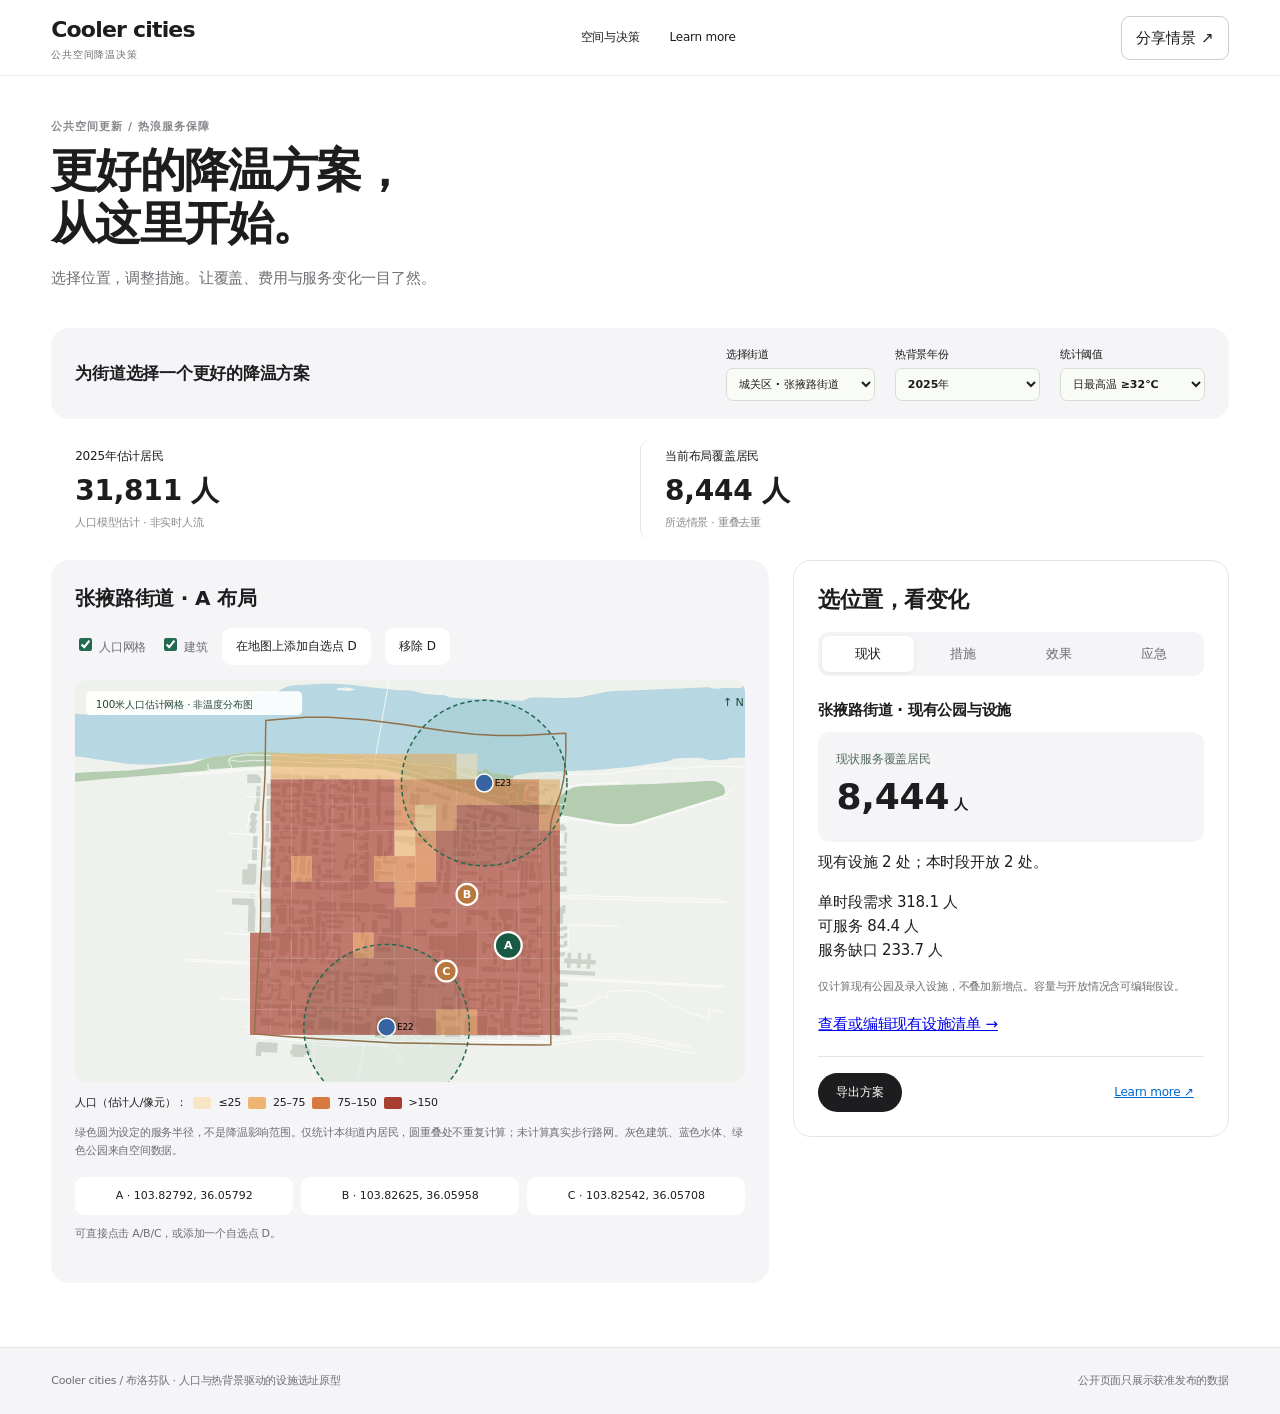
<file: index.html>
<!doctype html>
<html lang="zh-CN"><head><meta charset="utf-8"><meta name="viewport" content="width=device-width,initial-scale=1"><meta name="description" content="公共空间多措施降温、费用与避暑服务情景比较"><title>Cooler cities · 公共空间降温决策</title><link rel="stylesheet" href="style.css?v=20261020-pages"><link rel="icon" href="data:image/svg+xml,%3Csvg xmlns='http://www.w3.org/2000/svg' viewBox='0 0 40 40'%3E%3Crect width='40' height='40' rx='12' fill='%231b7057'/%3E%3Cpath d='M28 12a12 12 0 1 0 0 16' fill='none' stroke='white' stroke-width='4'/%3E%3C/svg%3E"></head>
<body><header><a class="brand" href="#">Cooler cities<span>公共空间降温决策</span></a><nav><a href="#decision">空间与决策</a><a href="details.html">Learn more</a></nav><button id="share">分享情景 ↗</button></header>
<main><section class="intro"><div><p class="eyebrow">公共空间更新 / 热浪服务保障</p><h1>更好的降温方案，<br>从这里开始。</h1><p>选择位置，调整措施。让覆盖、费用与服务变化一目了然。</p></div><div class="intro-note"><b>50 个街道</b><span>100米人口估计 · 26年温度序列</span><span>单点 / 双点 / 自选点 · 故障压力测试</span></div></section>
<div id="status" class="status" role="status"></div><section class="report-meta" id="reportMeta"></section>
<section id="workspace" class="workspace"><aside class="panel control"><p class="eyebrow">01 / 选择措施</p><h2>方案与条件</h2><div id="scenarioButtons" class="scenario-list"></div><label>比较时刻<select id="hour"></select></label><label>建设预算 <span>万元</span><input id="budget" type="number" min="0" max="10000" step="1" value="20"></label><label>价格调整系数 <span>倍</span><input id="priceFactor" type="number" min="0.1" max="10" step="0.1" value="1"></label><label>评价期 <span>年</span><input id="years" type="number" min="1" max="50" value="5"></label><label>实际折现率 <span>% / 年</span><input id="discount" type="number" min="0" max="20" step="0.5" value="3"></label><p class="hint">费用按不变价格估算，不计残值。效果只读取已导入的模型结果，价格变化不改变热环境。</p><button id="reset">重置条件</button></aside>
<div class="maincol"><div class="kpis"><article><span>相对现状的 Tmrt 降幅</span><strong id="cooling">—</strong><small>平均辐射温度，不是气温</small></article><article><span>建设投资</span><strong id="capex">—</strong><small id="budgetState"></small></article><article><span>响应但未获服务</span><strong id="gap">—</strong><small id="serviceState"></small></article></div>
<section class="panel"><div class="paneltitle"><div><p class="eyebrow">02 / 比较效果</p><h2 id="siteTitle">公共空间示意</h2></div><span class="tag" id="mapLabel">示意布局</span></div><svg id="map" viewBox="0 0 760 350" role="img" aria-label="公共空间示意布局，不代表兰州真实地图"></svg><p class="hint">布局仅用于说明措施与节点关系；导入统计数据不会自动把示意图变成真实地理地图。</p><div class="compare-wrap"><table><thead><tr><th>方案</th><th>当前 Tmrt</th><th>相对现状降幅</th><th>建设投资</th><th>评价期费用</th></tr></thead><tbody id="comparison"></tbody></table></div><svg id="thermalChart" viewBox="0 0 760 180" role="img" aria-label="模型结果逐时对比"></svg></section>
<section class="panel"><p class="eyebrow">03 / 核算费用</p><h2>工程量与费用</h2><div class="compare-wrap"><table><thead><tr><th>措施</th><th>数量</th><th>单价</th><th>建设费</th><th>年运行维护</th></tr></thead><tbody id="costRows"></tbody></table></div><p id="costSummary"></p><p class="hint">评价期费用包括建设、逐年运行维护及期内更换折现，不包含期末残值。价格系数同时作用于各项费用。</p></section></div>
<aside class="panel emergency"><p class="eyebrow">04 / 设置故障</p><h2>避暑服务推演</h2><label class="check"><input id="outage" type="checkbox" checked> 主要服务点 A 停用</label><div class="pair"><label>停用时刻<input id="outageStart" type="number" min="0" max="22" value="13"></label><label>恢复时刻<input id="restore" type="number" min="1" max="23" value="17"></label></div><label class="check"><input id="temporary" type="checkbox"> 开放临时服务点 C</label><label>临时点开放时刻<input id="tempStart" type="number" min="0" max="23" value="15"></label><label>人员响应比例 <output id="responseLabel">100%</output><input id="response" type="range" min="0" max="100" step="5" value="100"></label><div id="facilities"></div><div class="breakdown" id="breakdown"></div><p class="hint">按当前时段独立分配，假设需求均可达开放节点；未计算真实路网、动态排队及跨时段停留。</p><h3>当天服务缺口</h3><svg id="serviceChart" viewBox="0 0 300 160" role="img" aria-label="响应未获服务人数随时刻变化"></svg><p class="hint">降低响应比例不会消除潜在需求，未响应人数始终单列。</p></aside></section>
<section class="panel export"><div><p class="eyebrow">05 / 导出共享</p><h2>把同一套条件带进讨论</h2><p>报告保留数据来源、价格假设和故障设置。分享链接保存设置，导入的数据需另行共享或发布。</p></div><div class="actions"><button id="exportJson">导出完整情景 JSON</button><button id="exportCsv">导出方案比较 CSV</button><button id="print">打印比较报告</button></div></section>
<section id="guide" class="panel guide"><p class="eyebrow">实施流程</p><h2>先做一个可核查的案例</h2><ol><li><b>确定边界</b><span>选择一处广场、街段或校园公共空间，提供名称、地图范围和现场照片。</span></li><li><b>整理基础数据</b><span>建筑高度、树冠、铺装、逐时气象、候选设施与容量；每项注明来源。</span></li><li><b>计算五组方案</b><span>现状、增绿、遮阳、材料、增绿＋遮阳。使用同一气象和统计范围。</span></li><li><b>填入费用与设施</b><span>措施数量、单价、运行维护和寿命；服务点容量和运行时段。</span></li><li><b>接入并核查</b><span>导入数据包，核对原始结果、费用手算、故障前后容量与未服务人数。</span></li><li><b>GitHub 发布</b><span>版本化保存代码和可公开数据，GitHub Pages提供网址，其他人直接打开。</span></li></ol><p>GPT可以处理表格、转换结果、编写界面和报告；真实现场信息与物理模型结果需要有来源。网页不会调用GPT生成降温量。</p></section>
<section id="data" class="panel"><p class="eyebrow">数据接入</p><h2>从流程示例切换到研究数据</h2><p>下载格式示例后填写完整JSON数据包，保留来源、模型和验证状态。支持导入完整情景恢复设置。数据只在当前浏览器中处理，导入不会自动上传GitHub。</p><div class="actions"><button id="downloadTemplate">下载 JSON 格式示例</button><a class="button" href="model-results.csv" download>模型结果 CSV 模板</a><a class="button" href="collection.csv" download>采集清单 CSV</a><label class="button filelabel">导入数据或情景<input id="import" type="file" accept=".json,application/json"></label><button id="demo">恢复流程示例</button></div><details><summary>方法和数据说明</summary><div id="provenance"></div><p>首版为多措施结果比较与规则推演工具。尚未实现真实风场、蒸散、动态排队、自动校准或实时数字孪生。数据的“模型结果”状态表示导入来源，不等于已经独立验证。</p><p><a href="https://umep-docs.readthedocs.io/en/latest/OtherManuals/SOLWEIG.html" target="_blank" rel="noopener">SOLWEIG模型说明</a> · <a href="https://docs.github.com/en/pages/getting-started-with-github-pages/creating-a-github-pages-site" target="_blank" rel="noopener">GitHub Pages发布说明</a></p></details></section>
</main><footer>Cooler cities / 布洛芬队 · 人口与热背景驱动的设施选址原型<span>公开页面只展示获准发布的数据</span></footer><div id="message" role="alert" hidden></div><script src="model.js"></script><script src="data.js"></script><script src="app.js"></script><script src="geo-data.js"></script><script src="siting-data.js"></script><script src="siting-model.js"></script><script src="existing-resources.js"></script><script src="siting.js?v=20261020-pages"></script></body></html>
</file>
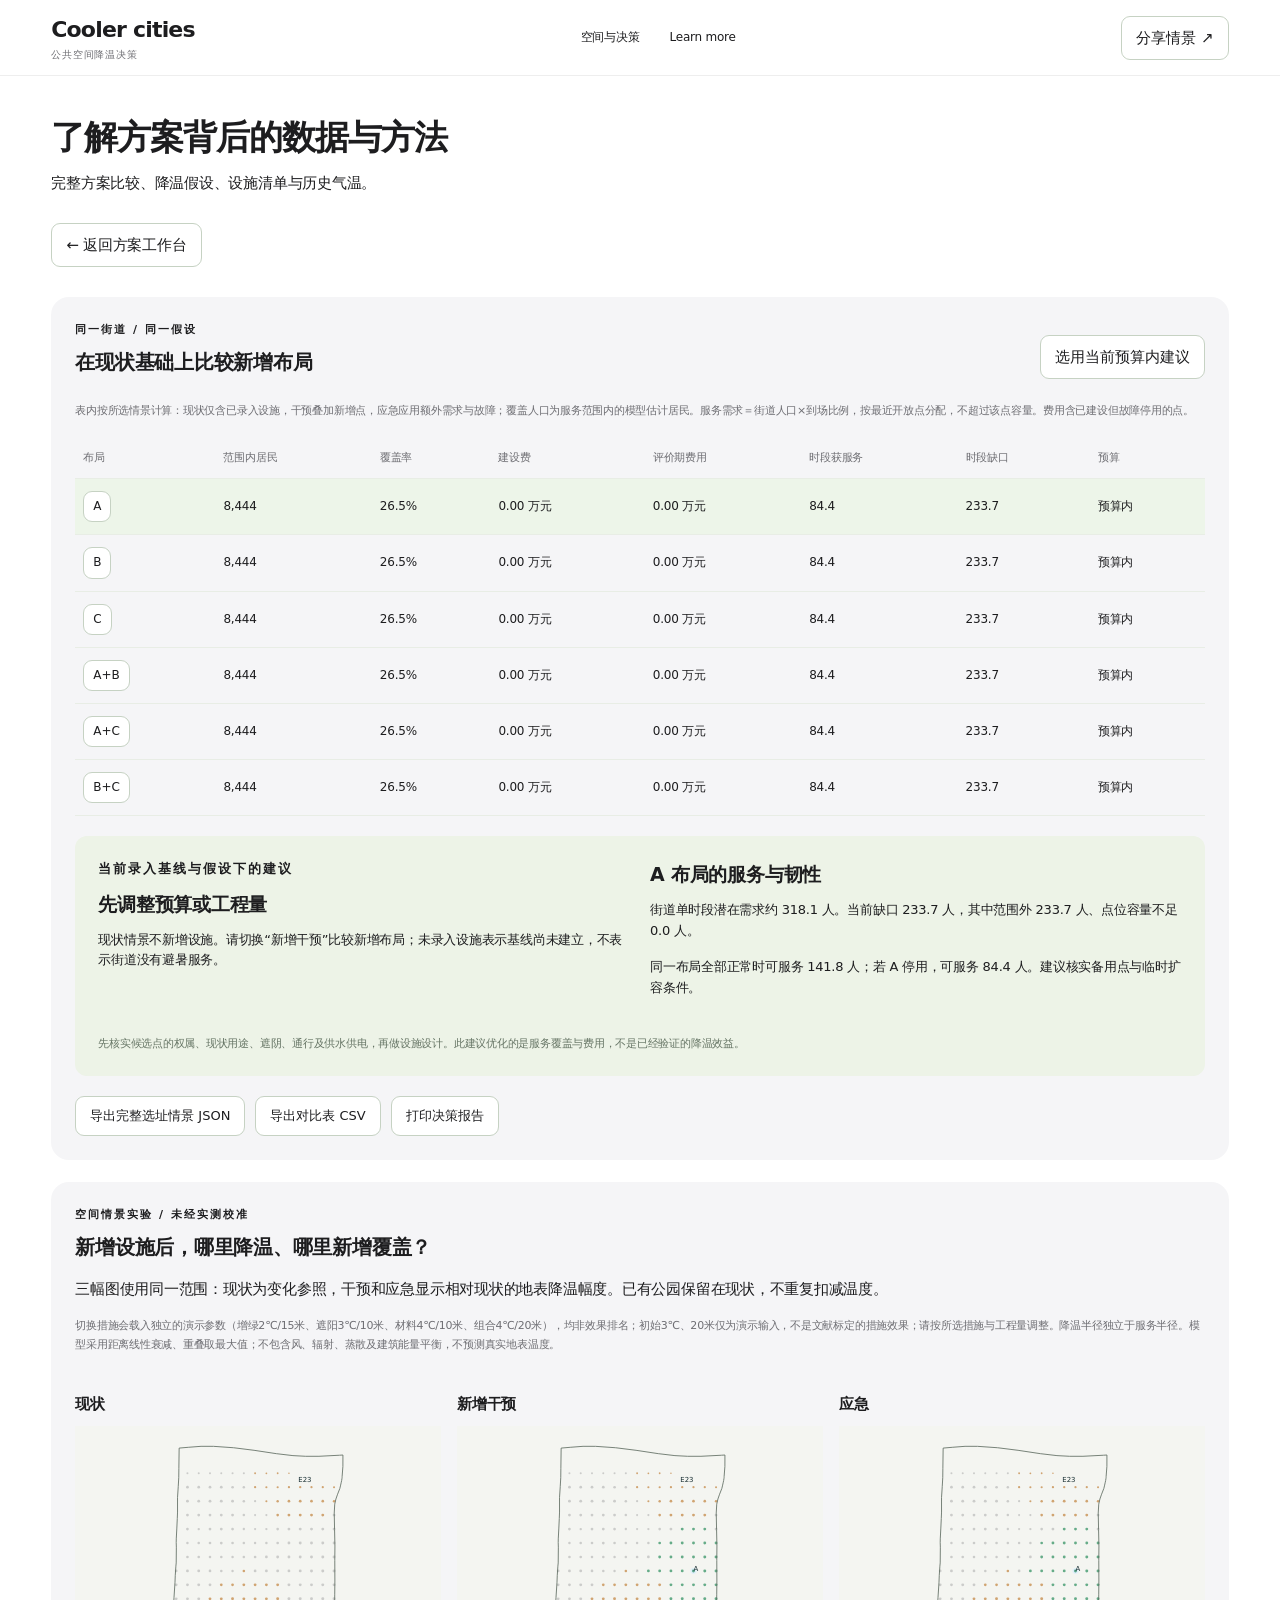
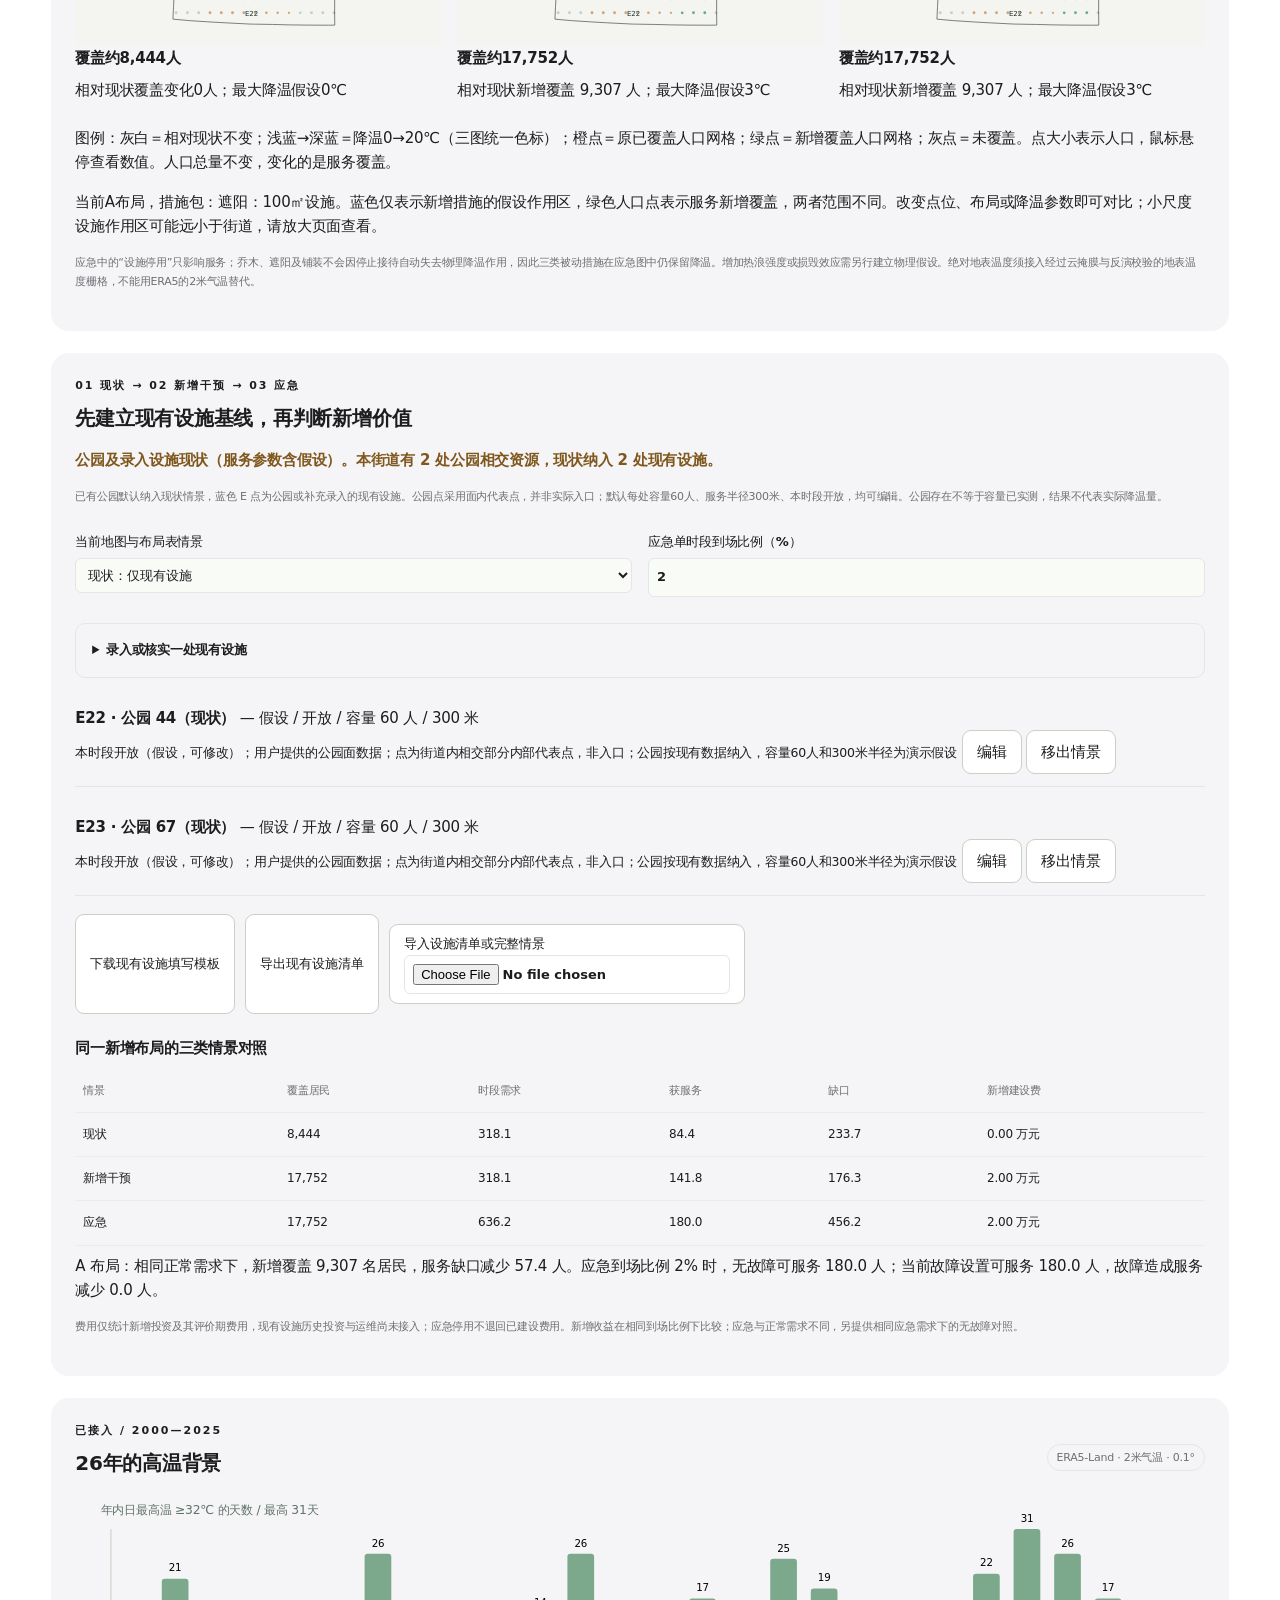
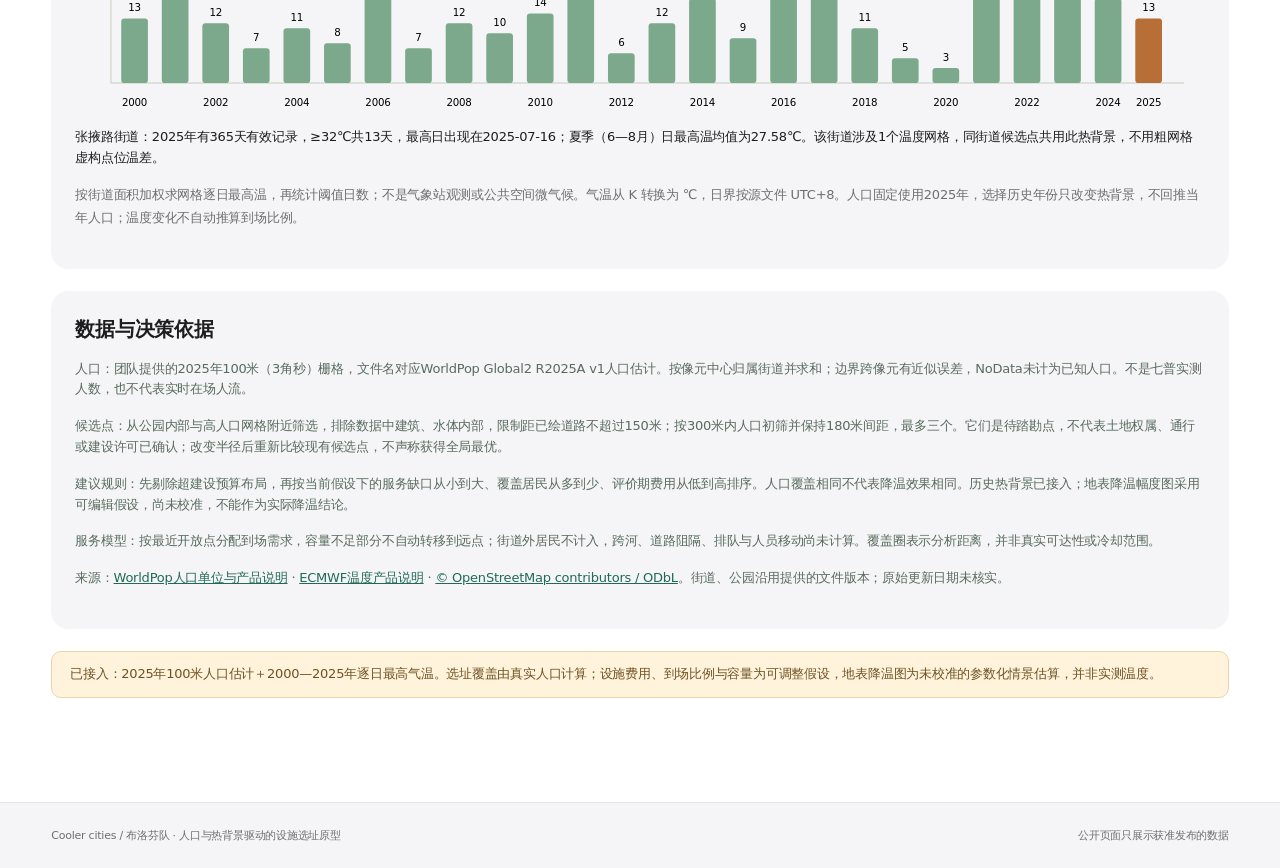
<file: details.html>
<!doctype html>
<html lang="zh-CN"><head><meta charset="utf-8"><meta name="viewport" content="width=device-width,initial-scale=1"><meta name="description" content="公共空间多措施降温、费用与避暑服务情景比较"><title>Learn more · Cooler cities</title><link rel="stylesheet" href="style.css?v=20261020-pages"><link rel="icon" href="data:image/svg+xml,%3Csvg xmlns='http://www.w3.org/2000/svg' viewBox='0 0 40 40'%3E%3Crect width='40' height='40' rx='12' fill='%231b7057'/%3E%3Cpath d='M28 12a12 12 0 1 0 0 16' fill='none' stroke='white' stroke-width='4'/%3E%3C/svg%3E"></head>
<body><header><a class="brand" href="#">Cooler cities<span>公共空间降温决策</span></a><nav><a href="#decision">空间与决策</a><a href="details.html">Learn more</a></nav><button id="share">分享情景 ↗</button></header>
<main><section class="intro"><div><p class="eyebrow">公共空间更新 / 热浪服务保障</p><h1>更好的降温方案，<br>从这里开始。</h1><p>选择位置，调整措施。让覆盖、费用与服务变化一目了然。</p></div><div class="intro-note"><b>50 个街道</b><span>100米人口估计 · 26年温度序列</span><span>单点 / 双点 / 自选点 · 故障压力测试</span></div></section>
<div id="status" class="status" role="status"></div><section class="report-meta" id="reportMeta"></section>
<section id="workspace" class="workspace"><aside class="panel control"><p class="eyebrow">01 / 选择措施</p><h2>方案与条件</h2><div id="scenarioButtons" class="scenario-list"></div><label>比较时刻<select id="hour"></select></label><label>建设预算 <span>万元</span><input id="budget" type="number" min="0" max="10000" step="1" value="20"></label><label>价格调整系数 <span>倍</span><input id="priceFactor" type="number" min="0.1" max="10" step="0.1" value="1"></label><label>评价期 <span>年</span><input id="years" type="number" min="1" max="50" value="5"></label><label>实际折现率 <span>% / 年</span><input id="discount" type="number" min="0" max="20" step="0.5" value="3"></label><p class="hint">费用按不变价格估算，不计残值。效果只读取已导入的模型结果，价格变化不改变热环境。</p><button id="reset">重置条件</button></aside>
<div class="maincol"><div class="kpis"><article><span>相对现状的 Tmrt 降幅</span><strong id="cooling">—</strong><small>平均辐射温度，不是气温</small></article><article><span>建设投资</span><strong id="capex">—</strong><small id="budgetState"></small></article><article><span>响应但未获服务</span><strong id="gap">—</strong><small id="serviceState"></small></article></div>
<section class="panel"><div class="paneltitle"><div><p class="eyebrow">02 / 比较效果</p><h2 id="siteTitle">公共空间示意</h2></div><span class="tag" id="mapLabel">示意布局</span></div><svg id="map" viewBox="0 0 760 350" role="img" aria-label="公共空间示意布局，不代表兰州真实地图"></svg><p class="hint">布局仅用于说明措施与节点关系；导入统计数据不会自动把示意图变成真实地理地图。</p><div class="compare-wrap"><table><thead><tr><th>方案</th><th>当前 Tmrt</th><th>相对现状降幅</th><th>建设投资</th><th>评价期费用</th></tr></thead><tbody id="comparison"></tbody></table></div><svg id="thermalChart" viewBox="0 0 760 180" role="img" aria-label="模型结果逐时对比"></svg></section>
<section class="panel"><p class="eyebrow">03 / 核算费用</p><h2>工程量与费用</h2><div class="compare-wrap"><table><thead><tr><th>措施</th><th>数量</th><th>单价</th><th>建设费</th><th>年运行维护</th></tr></thead><tbody id="costRows"></tbody></table></div><p id="costSummary"></p><p class="hint">评价期费用包括建设、逐年运行维护及期内更换折现，不包含期末残值。价格系数同时作用于各项费用。</p></section></div>
<aside class="panel emergency"><p class="eyebrow">04 / 设置故障</p><h2>避暑服务推演</h2><label class="check"><input id="outage" type="checkbox" checked> 主要服务点 A 停用</label><div class="pair"><label>停用时刻<input id="outageStart" type="number" min="0" max="22" value="13"></label><label>恢复时刻<input id="restore" type="number" min="1" max="23" value="17"></label></div><label class="check"><input id="temporary" type="checkbox"> 开放临时服务点 C</label><label>临时点开放时刻<input id="tempStart" type="number" min="0" max="23" value="15"></label><label>人员响应比例 <output id="responseLabel">100%</output><input id="response" type="range" min="0" max="100" step="5" value="100"></label><div id="facilities"></div><div class="breakdown" id="breakdown"></div><p class="hint">按当前时段独立分配，假设需求均可达开放节点；未计算真实路网、动态排队及跨时段停留。</p><h3>当天服务缺口</h3><svg id="serviceChart" viewBox="0 0 300 160" role="img" aria-label="响应未获服务人数随时刻变化"></svg><p class="hint">降低响应比例不会消除潜在需求，未响应人数始终单列。</p></aside></section>
<section class="panel export"><div><p class="eyebrow">05 / 导出共享</p><h2>把同一套条件带进讨论</h2><p>报告保留数据来源、价格假设和故障设置。分享链接保存设置，导入的数据需另行共享或发布。</p></div><div class="actions"><button id="exportJson">导出完整情景 JSON</button><button id="exportCsv">导出方案比较 CSV</button><button id="print">打印比较报告</button></div></section>
<section id="guide" class="panel guide"><p class="eyebrow">实施流程</p><h2>先做一个可核查的案例</h2><ol><li><b>确定边界</b><span>选择一处广场、街段或校园公共空间，提供名称、地图范围和现场照片。</span></li><li><b>整理基础数据</b><span>建筑高度、树冠、铺装、逐时气象、候选设施与容量；每项注明来源。</span></li><li><b>计算五组方案</b><span>现状、增绿、遮阳、材料、增绿＋遮阳。使用同一气象和统计范围。</span></li><li><b>填入费用与设施</b><span>措施数量、单价、运行维护和寿命；服务点容量和运行时段。</span></li><li><b>接入并核查</b><span>导入数据包，核对原始结果、费用手算、故障前后容量与未服务人数。</span></li><li><b>GitHub 发布</b><span>版本化保存代码和可公开数据，GitHub Pages提供网址，其他人直接打开。</span></li></ol><p>GPT可以处理表格、转换结果、编写界面和报告；真实现场信息与物理模型结果需要有来源。网页不会调用GPT生成降温量。</p></section>
<section id="data" class="panel"><p class="eyebrow">数据接入</p><h2>从流程示例切换到研究数据</h2><p>下载格式示例后填写完整JSON数据包，保留来源、模型和验证状态。支持导入完整情景恢复设置。数据只在当前浏览器中处理，导入不会自动上传GitHub。</p><div class="actions"><button id="downloadTemplate">下载 JSON 格式示例</button><a class="button" href="model-results.csv" download>模型结果 CSV 模板</a><a class="button" href="collection.csv" download>采集清单 CSV</a><label class="button filelabel">导入数据或情景<input id="import" type="file" accept=".json,application/json"></label><button id="demo">恢复流程示例</button></div><details><summary>方法和数据说明</summary><div id="provenance"></div><p>首版为多措施结果比较与规则推演工具。尚未实现真实风场、蒸散、动态排队、自动校准或实时数字孪生。数据的“模型结果”状态表示导入来源，不等于已经独立验证。</p><p><a href="https://umep-docs.readthedocs.io/en/latest/OtherManuals/SOLWEIG.html" target="_blank" rel="noopener">SOLWEIG模型说明</a> · <a href="https://docs.github.com/en/pages/getting-started-with-github-pages/creating-a-github-pages-site" target="_blank" rel="noopener">GitHub Pages发布说明</a></p></details></section>
</main><footer>Cooler cities / 布洛芬队 · 人口与热背景驱动的设施选址原型<span>公开页面只展示获准发布的数据</span></footer><div id="message" role="alert" hidden></div><script src="model.js"></script><script src="data.js"></script><script src="app.js"></script><script src="geo-data.js"></script><script src="siting-data.js"></script><script src="siting-model.js"></script><script src="existing-resources.js"></script><script src="siting.js?v=20261020-pages"></script></body></html>
</file>
<file: style.css>
:root{--bg:#f3f5ef;--ink:#22372d;--muted:#66746a;--green:#206b52;--line:#dce3d9;--soft:#e9f0e5;--amber:#80581e}*{box-sizing:border-box}html{scroll-behavior:smooth;scroll-padding-top:90px}body{margin:0;background:var(--bg);color:var(--ink);font:15px/1.6 system-ui,-apple-system,'Segoe UI','Microsoft YaHei',sans-serif}button,input,select{font:inherit}button,.button{display:inline-block;border:1px solid #c6d2c3;background:white;color:var(--ink);border-radius:9px;padding:9px 14px;cursor:pointer;text-decoration:none}button:hover,.button:hover{background:var(--soft);border-color:var(--green)}button:focus-visible,a:focus-visible,input:focus-visible,select:focus-visible{outline:3px solid #88b7e0;outline-offset:3px}header{position:sticky;top:0;z-index:10;display:flex;align-items:center;justify-content:space-between;gap:20px;padding:16px 4%;background:#f8faf6f5;border-bottom:1px solid var(--line);backdrop-filter:blur(12px)}.brand{font-size:24px;font-weight:750;text-decoration:none;color:var(--green);letter-spacing:-1px}.brand span{display:block;font-size:11px;font-weight:500;letter-spacing:2px;color:var(--muted)}nav{display:flex;gap:30px}nav a{color:var(--ink);text-decoration:none;font-size:14px}main{max-width:1560px;margin:auto;padding:0 4% 50px}.intro{display:flex;justify-content:space-between;align-items:center;padding:42px 0 28px;gap:25px}.eyebrow{font-size:11px;letter-spacing:2px;text-transform:uppercase;color:var(--green);font-weight:700;margin:0 0 9px}h1{font-size:clamp(30px,3.5vw,48px);line-height:1.27;letter-spacing:-1px;margin:0 0 16px}h2{font-size:20px;line-height:1.4;margin:0 0 16px}h3{font-size:15px;margin:22px 0 10px}p{margin:8px 0 16px}.intro p:last-child{color:var(--muted);max-width:600px}.intro-note{display:flex;flex-direction:column;gap:9px;border-left:2px solid #adc6aa;padding:10px 28px}.intro-note b{font-size:25px}.intro-note span{font-size:13px;color:var(--muted)}.status{background:#fff4db;border:1px solid #e6d5ac;color:#705123;padding:12px 18px;border-radius:10px;margin-bottom:22px;font-size:13px}.workspace{display:grid;grid-template-columns:230px minmax(0,1fr) 270px;gap:18px;align-items:start}.panel{background:#fff;border:1px solid var(--line);border-radius:15px;padding:22px;box-shadow:0 3px 10px #25392003}.maincol{min-width:0;display:grid;gap:18px}.paneltitle{display:flex;justify-content:space-between;align-items:center;gap:12px}.tag{font-size:11px;color:var(--muted);padding:4px 9px;border:1px solid var(--line);border-radius:20px;white-space:nowrap}.scenario-list{display:grid;gap:8px;margin-bottom:22px}.scenario-list button{text-align:left;font-size:13px}.scenario-list button.active{background:var(--green);border-color:var(--green);color:white}.scenario-list button small{display:block;opacity:.8;font-size:11px}label{display:block;font-size:13px;margin:17px 0 8px;font-weight:550}label span,output{float:right;color:var(--muted);font-weight:400}input[type=number],select{display:block;width:100%;border:1px solid #d6ded3;border-radius:7px;padding:8px;margin-top:5px;background:#f9fbf7;color:var(--ink)}input[type=range]{width:100%;accent-color:var(--green)}.check{display:flex;align-items:center;gap:8px}.check input{accent-color:var(--green)}.pair{display:grid;grid-template-columns:1fr 1fr;gap:10px}.kpis{display:grid;grid-template-columns:repeat(3,1fr);gap:10px}.kpis article{background:#e5ede0;border-radius:12px;padding:18px 15px}.kpis article:first-child{background:#206b52;color:white}.kpis span,.kpis small{display:block;font-size:11px}.kpis strong{display:block;font-size:29px;line-height:1.8;font-weight:650}.kpis small{opacity:.8}.hint{font-size:11px;color:var(--muted);line-height:1.7;margin-top:10px}.compare-wrap{overflow-x:auto}table{border-collapse:collapse;width:100%;font-size:12px;white-space:nowrap}th,td{padding:12px 8px;text-align:left;border-bottom:1px solid #e8ede5}th{font-size:11px;color:var(--muted);font-weight:500}tr.selected{background:#edf5e9}svg{display:block;width:100%;font-family:inherit}#map{background:#f1f5ee;border-radius:10px}#thermalChart{margin-top:15px}.facility{border-bottom:1px solid var(--line);padding:13px 0;font-size:12px;display:flex;justify-content:space-between;gap:8px}.facility b{font-weight:550}.facility span{color:var(--green)}.breakdown{background:#f4f6f0;border-radius:10px;padding:13px;margin-top:16px;font-size:12px}.breakdown div{display:flex;justify-content:space-between;padding:4px 0}.export{display:flex;justify-content:space-between;align-items:center;margin:24px 0;gap:25px}.export p{font-size:13px;color:var(--muted);max-width:700px}.actions{display:flex;flex-wrap:wrap;gap:10px}.actions button,.actions a{font-size:13px}.guide{margin:24px 0}.guide ol{padding:0;list-style:none;counter-reset:steps;display:grid;grid-template-columns:repeat(3,1fr);gap:22px}.guide li{counter-increment:steps;padding:0 0 10px 34px;position:relative}.guide li:before{content:counter(steps,decimal-leading-zero);position:absolute;left:0;color:var(--green);font-size:12px;font-weight:bold}.guide li b{display:block;font-size:14px}.guide li span{display:block;color:var(--muted);font-size:13px;margin-top:5px}.guide>p{font-size:13px}.filelabel{margin:0;font-weight:400;font-size:13px;cursor:pointer}.filelabel input{position:absolute;width:1px;height:1px;opacity:0}.filelabel:focus-within{outline:3px solid #88b7e0}details{margin-top:22px;font-size:13px;color:var(--muted)}summary{cursor:pointer;color:var(--ink);font-weight:600}details a{color:var(--green)}footer{padding:24px 4%;border-top:1px solid var(--line);font-size:12px;color:var(--muted);display:flex;justify-content:space-between;gap:20px}#message{position:fixed;bottom:25px;left:50%;transform:translateX(-50%);background:#23392f;color:white;padding:14px 22px;border-radius:10px;z-index:50;max-width:90vw;box-shadow:0 6px 30px #0002}.report-meta{display:none}@media(max-width:1200px){.workspace{grid-template-columns:205px minmax(0,1fr)}.emergency{grid-column:1/-1}.emergency #serviceChart{max-width:600px}.export{display:block}.export .actions{margin-top:15px}}@media(max-width:720px){header{padding:12px 5%;flex-wrap:wrap}nav{order:3;width:100%;justify-content:space-between;gap:10px}.brand{font-size:22px}header button{font-size:12px}.intro{padding-top:28px;display:block}.intro-note{margin-top:20px;padding:7px 15px}.intro-note b{font-size:19px}.workspace{display:block}.control,.maincol,.emergency{margin-bottom:16px}.panel{padding:17px}.scenario-list{grid-template-columns:1fr 1fr}.kpis{gap:6px}.kpis article{padding:13px 8px}.kpis strong{font-size:21px}.kpis span,.kpis small{font-size:10px}.guide ol{grid-template-columns:1fr}.export{margin-top:0}footer{display:block}footer span{display:block;margin-top:8px}}@media print{body{background:white;font-size:11px}header{position:static}nav,#share,.control,.actions,#guide,#data,footer,#message{display:none!important}main{padding:0}.intro{padding:12px 0}.intro h1{font-size:24px}.intro-note{display:none}.workspace{display:block}.panel{break-inside:avoid;box-shadow:none;margin:12px 0;padding:14px}.maincol{display:block}.kpis{margin:14px 0}.emergency{break-before:page}.emergency input,.emergency select{border:0}.export{display:block}.report-meta{display:block}#map{max-height:230px}#thermalChart{max-height:140px}#serviceChart{max-height:140px}.status{font-size:11px}table{font-size:10px}}

.decision{margin-bottom:24px;scroll-margin-top:110px}.decision-grid{display:grid;grid-template-columns:minmax(0,2fr) minmax(260px,1fr);gap:24px}.geo-tools{display:flex;gap:14px;align-items:center}.geo-tools label{flex:1;margin:0 0 12px}.geo-tools button{white-space:nowrap}#geoMap{border-radius:12px;overflow:hidden;border:1px solid #dce3d8}#geoMap [data-street]{cursor:pointer}#geoMap [data-street]:hover{stroke:#c57820;stroke-width:3}.geo-legend{display:flex;gap:16px;font-size:12px;margin-top:12px;flex-wrap:wrap}.geo-switches{display:flex;gap:20px}.geo-switches label{margin:10px 0;font-size:12px}.decision-card{background:#f3f7ef;padding:22px;border-radius:12px}.decision-card h3{margin:0 0 16px;font-size:22px}.decision-card p{font-size:13px}.decision-card button{width:100%;margin-top:12px}.decision-card button:first-of-type{background:#206b52;color:white}.decision-card button:disabled{background:#bfc7bb;cursor:not-allowed}#recommendation{border-top:1px solid #d9e3d2;padding-top:20px;margin-top:18px}#recommendation h2{font-size:26px;margin:12px 0}.decision-bottom{display:grid;grid-template-columns:1.5fr 1fr;gap:28px;margin-top:16px}.decision-bottom>div:last-child{padding:0 22px;background:#fff8eb;border-radius:12px}.decision-bottom p{font-size:14px}.hint a{color:#267657}@media(max-width:850px){.decision-grid,.decision-bottom{grid-template-columns:1fr}.geo-tools{flex-wrap:wrap}}@media print{.geo-tools,.geo-switches,#extent,#applyCandidate,#decisionExport{display:none}.decision-grid,.decision-bottom{display:block}.decision{break-inside:auto}}

/* Population and heat-backed siting workspace */
#workspace,.export,#guide,#data{display:none!important}.siting{scroll-margin-top:100px}.site-toolbar{display:flex;gap:20px;align-items:center;flex-wrap:wrap}.site-toolbar>div{flex:1;min-width:280px}.site-toolbar h2{margin:0}.site-toolbar label{margin:0;min-width:145px}.siting-kpis{display:grid;grid-template-columns:repeat(4,1fr);gap:15px;margin:18px 0}.siting-kpis article{padding:20px;background:#e7eee2;border-radius:12px}.siting-kpis article:first-child{background:#206b52;color:white}.siting-kpis span,.siting-kpis small{display:block;font-size:12px}.siting-kpis strong{display:block;font-size:29px;line-height:1.7}.siting-kpis small{opacity:.8}.siting-grid{display:grid;grid-template-columns:minmax(0,1fr) 300px;gap:20px}.map-panel{min-width:0}.sLayer{display:flex;gap:14px;align-items:center;flex-wrap:wrap;margin-bottom:15px}.sLayer label{margin:0;font-size:12px}.sLayer button{font-size:12px}#sMap{border-radius:12px;overflow:hidden;border:1px solid #dbe3d6}.sLegend{display:flex;gap:7px;align-items:center;flex-wrap:wrap;margin:12px 0;font-size:11px}.sLegend i{width:18px;height:12px;border-radius:2px}.site-chips{display:flex;gap:8px;flex-wrap:wrap}.site-chips button{font-size:11px;text-align:left;flex:1;min-width:170px}.site-chips small{display:block;color:#67776a;margin-top:4px}.site-settings h2{margin-bottom:8px}.site-settings label{margin-top:12px}.site-settings .hint{font-size:11px}.comparison-panel,.heat-panel,.method-panel{margin-top:22px}.sAdvice{display:grid;grid-template-columns:1fr 1fr;gap:20px;margin:20px 0;padding:23px;background:#edf3e7;border-radius:12px}.sAdvice h3{margin-top:0;font-size:19px}.sAdvice p{font-size:13px}.sAdviceNote{grid-column:1/-1;margin:0!important;color:#667565;font-size:11px!important}.method-panel p{font-size:13px;color:#586b5d}.method-panel a{color:#206b52}.heat-panel>p{font-size:13px}.comparison-panel td button{padding:5px 9px;font-size:12px}.siting input[type=checkbox]{accent-color:#206b52}.siting .actions{margin-top:18px}#heat,#sMethods{scroll-margin-top:110px}@media(max-width:1000px){.siting-grid{grid-template-columns:1fr}.site-settings{display:grid;grid-template-columns:1fr 1fr;gap:10px 20px}.site-settings h2,.site-settings>p,.site-settings>button{grid-column:1/-1}.siting-kpis strong{font-size:24px}}@media(max-width:650px){.siting-kpis{grid-template-columns:1fr 1fr}.siting-kpis article{padding:14px}.siting-kpis strong{font-size:23px}.sAdvice{grid-template-columns:1fr}.site-toolbar label{width:100%}.site-settings{display:block}.paneltitle{align-items:flex-start;flex-wrap:wrap}.intro-note{display:none}.sLayer{gap:8px}.site-chips button{min-width:140px}}@media print{.siting-grid,.sAdvice{display:block}.sLayer,#sApply,#sReset,.site-chips{display:none!important}.site-toolbar select{border:0}.siting{display:block}.siting .panel{break-inside:auto}.siting-kpis{display:grid;grid-template-columns:repeat(4,1fr)}.siting-kpis strong{font-size:18px}.site-settings{break-before:page}.intro{display:none}#reportMeta{display:none!important}.comparison-panel{break-before:page}}

.baseline-panel>details{margin:16px 0;padding:16px;border:1px solid var(--line);border-radius:10px}.baseline-panel label{display:block;margin:10px 0}.baseline-panel input:not([type=checkbox]),.baseline-panel select{display:block;width:100%;padding:8px;border:1px solid var(--line);border-radius:6px}.baseline-panel input[type=checkbox]{width:auto}.baseline-panel .pair{display:grid;grid-template-columns:1fr 1fr;gap:16px}#bStatus{font-weight:600;color:#80581e}#bList p{padding:12px 0;border-bottom:1px solid var(--line)}@media(max-width:650px){.baseline-panel .pair{grid-template-columns:1fr}}@media print{.baseline-panel details,.baseline-panel .actions,.baseline-panel button{display:none!important}}

/* Map and implementation outcomes share the primary workspace. */
.intro{padding:22px 0 12px}.intro h1{font-size:30px}.intro p{margin-bottom:8px}.status{margin-bottom:14px}
.siting-grid{grid-template-columns:minmax(0,1.65fr) minmax(320px,1fr);align-items:start}
.siting-grid>.map-panel{grid-column:1;grid-row:1;position:static;top:auto;min-width:0;align-self:start}
.impact-panel{grid-column:2;grid-row:1;min-width:0;border-top:4px solid var(--green)}
.impact-tabs{display:flex;gap:6px}.impact-tabs button{flex:1;padding:8px 4px;font-size:13px}.impact-tabs button[aria-pressed=true]{background:var(--green);color:white;border-color:var(--green)}
.impact-location{margin:15px 0 10px;font-weight:600}.impact-gain{padding:18px;background:#e7f2e9;border-radius:12px}.impact-gain>span{display:block;font-size:12px;color:#536b5b}.impact-gain strong{display:block;font-size:36px;color:#206b52;line-height:1.5}.impact-gain strong small{font-size:14px}
.impact-metric{display:flex;justify-content:space-between;align-items:center;gap:12px;border-bottom:1px solid var(--line);padding:12px 0;font-size:12px}.impact-metric strong{font-size:19px}.impact-metric small{color:var(--muted)}
.impact-thermal{margin-top:16px;padding:14px;background:#edf5fa;border-radius:10px}.impact-thermal p{margin:6px 0}.impact-thermal small{font-size:11px;color:#526578}.impact-links{display:flex;flex-wrap:wrap;gap:8px}.impact-links a{font-size:12px;color:var(--green);padding:5px 0;margin-right:10px}
.siting-grid>.site-settings{grid-column:1/-1;grid-row:2;display:grid;grid-template-columns:repeat(4,minmax(0,1fr));gap:8px 20px}.site-settings>h2,.site-settings>p,.site-settings>button{grid-column:1/-1}.site-settings>.pair{align-items:start}
#facilitySettings,#layoutComparison,#thermal,#baseline{scroll-margin-top:120px}#thermal{margin-top:22px}.siting-kpis article{padding:12px 18px}.siting-kpis strong{font-size:25px}
@media(max-width:900px){.siting-grid{grid-template-columns:1fr}.siting-grid>.map-panel{position:static;grid-column:1;grid-row:1}.impact-panel{grid-column:1;grid-row:2}.siting-grid>.site-settings{grid-column:1;grid-row:3;grid-template-columns:1fr 1fr}.impact-gain strong{font-size:30px}}
@media(max-width:540px){.siting-grid>.site-settings{display:block}.intro h1{font-size:26px}.impact-metric strong{font-size:18px}}
@media print{.siting-grid>.map-panel{position:static}.impact-panel{break-inside:avoid}.impact-tabs,.impact-links{display:none}.siting-grid>.site-settings{display:block}.intro{display:none}}

/* Keep tall maps in document flow so they cannot cover subsequent controls. */
.siting-grid{isolation:isolate}.siting-grid>.site-settings{position:relative;min-width:0}.siting-grid input,.siting-grid select{min-width:0;max-width:100%}

.quick-adjust{margin:16px 0;padding:14px;background:#f4f7f2;border:1px solid var(--line);border-radius:10px}.quick-adjust h3{margin:0 0 8px}.quick-adjust label{margin:6px 0;font-size:12px}.quick-adjust details{margin-top:10px}.quick-adjust input,.quick-adjust select{padding:7px}.quick-adjust .hint{margin-bottom:0}@media print{.quick-adjust{display:none}}

/* Only the selected task pane is shown; retained internal controls do not duplicate the UI. */
#legacySettings,[hidden]{display:none!important}
#thermal>.pair{display:none}
#measurePane>button{margin:14px 8px 0 0}#qShowEffects{background:var(--green);color:white}.impact-tabs{margin-bottom:16px}

/* Quiet, content-first presentation. */
:root{--bg:#f5f5f7;--ink:#1d1d1f;--muted:#6e6e73;--line:#e5e5e7;--soft:#f5f5f7;--green:#1d1d1f}
body{background:#fff;letter-spacing:-.015em}header{background:#ffffffed;border-bottom:1px solid #eee;padding:12px 4%;backdrop-filter:blur(18px)}.brand{font-size:22px;letter-spacing:-.8px}.brand span{letter-spacing:.8px;font-size:10px}nav a{font-size:12px}main{max-width:1600px;padding-bottom:64px}
.intro{padding:42px 0 30px}.intro h1{font-size:clamp(32px,3.6vw,52px);letter-spacing:-1.8px;line-height:1.15}.intro p:last-child{font-size:15px}.intro-note{display:none}.intro .eyebrow{color:#86868b;letter-spacing:1px}
.panel{box-shadow:none;border:0;border-radius:18px;background:#f5f5f7;padding:24px}.site-toolbar{padding:18px 24px;background:#f5f5f7}.site-toolbar h2{font-size:17px}.site-toolbar .eyebrow{display:none}.site-toolbar label{font-size:11px}
.siting-kpis{grid-template-columns:1fr 1fr;gap:0;margin:20px 0}.siting-kpis article{background:transparent!important;color:var(--ink)!important;padding:8px 24px}.siting-kpis article:nth-child(2),.siting-kpis article:nth-child(3){display:none}.siting-kpis article:last-child{border-left:1px solid var(--line)}.siting-kpis strong{font-size:28px}.siting-kpis small{font-size:11px;color:var(--muted)}
.siting-grid{gap:24px}.map-panel{background:#f5f5f7}.map-panel .tag{display:none}.map-panel>.hint{font-size:11px}.site-chips small{display:none}.site-chips button{min-width:100px;text-align:center;background:white;border:0;padding:10px 6px}.sLayer button{border:0;background:white}.sLayer label{color:var(--muted)}#sMap{border:0}.impact-panel{background:#fff;border:1px solid var(--line);border-top:1px solid var(--line)}.impact-panel>.eyebrow{display:none}.impact-panel>h2{font-size:22px;letter-spacing:-.5px}
.impact-tabs{background:#f5f5f7;border-radius:10px;padding:4px;gap:4px}.impact-tabs button{background:transparent;border:0;border-radius:7px;color:#6e6e73}.impact-tabs button[aria-pressed=true]{background:white;color:#1d1d1f;box-shadow:0 1px 5px #0001}.quick-adjust{background:transparent;border:0;padding:0;margin:20px 0}.quick-adjust h3{font-size:15px}.quick-adjust label{font-weight:500}.quick-adjust select,.quick-adjust input{background:#f5f5f7;border:1px solid #e5e5e7;border-radius:8px;padding:10px}.impact-gain{background:#f5f5f7;border-radius:12px;padding:18px}.impact-gain strong{color:#1d1d1f}.impact-thermal{background:#f5f5f7}.impact-metric{padding:14px 0}.impact-links{border-top:1px solid var(--line);padding-top:16px;margin-top:20px;align-items:center;justify-content:space-between}.impact-links a{color:#0066cc}.impact-links .secondary-links{display:none}#quickExport,#qShowEffects{background:#1d1d1f;color:white;border:0;border-radius:24px;padding:10px 18px;font-size:12px}#qReset{border:0;font-size:12px}
.learn-more{margin:32px 0 0;border-top:1px solid var(--line);color:var(--ink)}.learn-more>summary{list-style:none;display:flex;justify-content:space-between;align-items:center;padding:26px 0;font-size:20px;font-weight:550}.learn-more>summary::-webkit-details-marker{display:none}.learn-more>summary small{display:block;color:var(--muted);font-size:12px;font-weight:400;margin-top:5px}.learn-content{display:grid;gap:22px}.learn-content>.panel{margin:0!important}.learn-content .status{margin:0}.learn-more[open]>summary>span:last-child{transform:rotate(45deg)}#learnMore{scroll-margin-top:100px}footer{background:#f5f5f7;font-size:11px}
@media(max-width:650px){.intro{padding:28px 0 20px}.intro h1{font-size:34px}.panel{padding:18px}.siting-kpis article{padding:6px 12px}.siting-kpis strong{font-size:24px}.site-toolbar label{width:100%}.impact-links{gap:12px}}
@media print{.learn-more>.learn-content{display:block!important}.learn-more>summary{display:none}.impact-links{display:none}}

/* Supporting material is served on its own page, never expanded beneath the home workspace. */
.details-page .intro,.details-page .site-toolbar,.details-page .siting-kpis,.details-page .siting-grid{display:none!important}
.details-page .learn-more{border:0;margin:40px 0}.details-page .learn-more>h1{font-size:34px;margin-bottom:12px}.details-page .learn-content{margin-top:30px}.details-page .learn-more>.button{margin-top:12px}
@media print{body:not(.details-page) #learnMore{display:none!important}}
</file>
